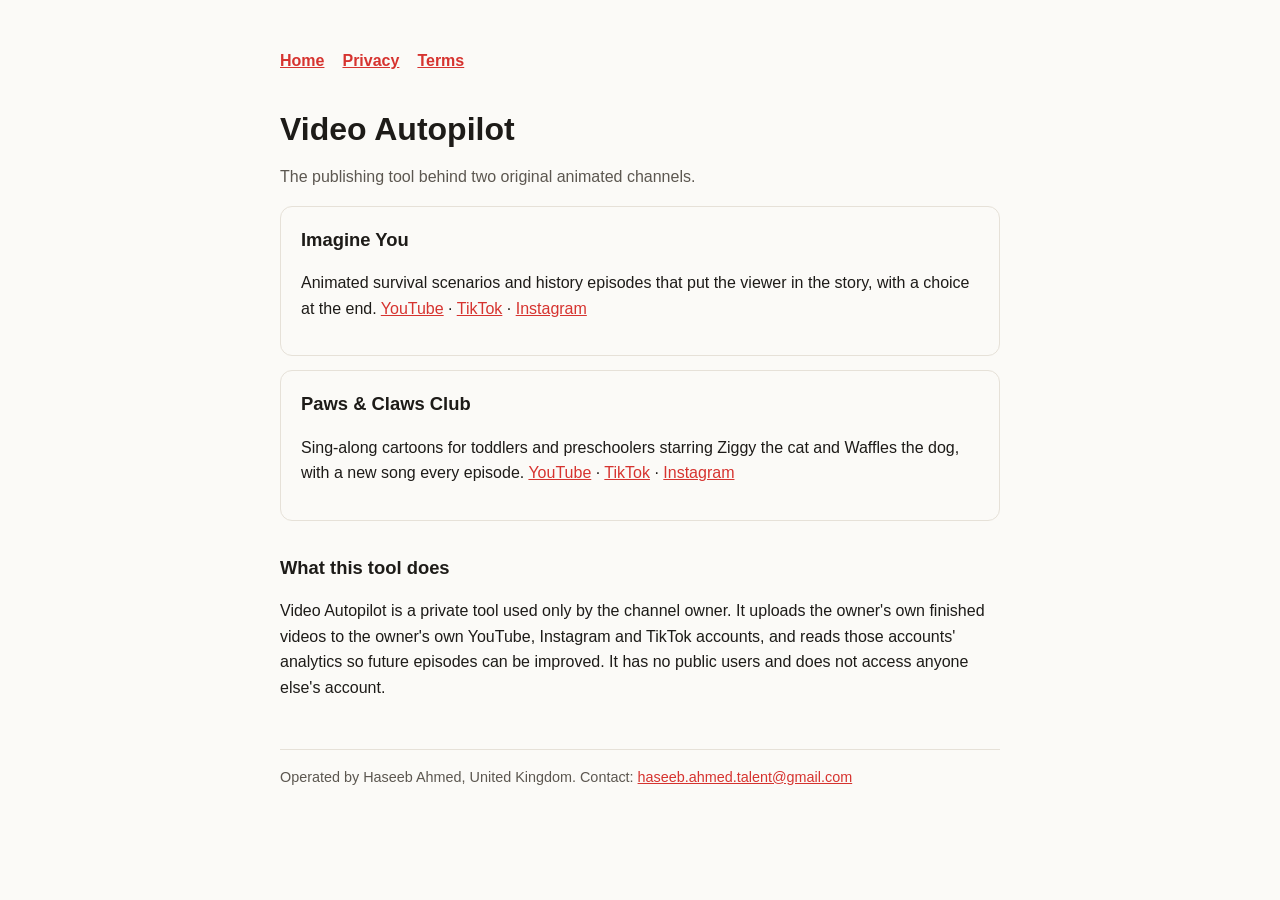
<file: index.html>
<!doctype html><html lang="en"><head><meta charset="utf-8"><meta name="viewport" content="width=device-width,initial-scale=1"><title>Video Autopilot</title><link rel="stylesheet" href="style.css"></head><body><main><nav><a href="./">Home</a><a href="privacy.html">Privacy</a><a href="terms.html">Terms</a></nav>
<h1>Video Autopilot</h1>
<p class="mut">The publishing tool behind two original animated channels.</p>
<div class="card"><h2 style="margin-top:0">Imagine You</h2><p>Animated survival scenarios and history episodes that put the viewer in the story, with a choice at the end. <a href="https://www.youtube.com/@ImagineYouSeries">YouTube</a> · <a href="https://www.tiktok.com/@imagineyouseries">TikTok</a> · <a href="https://www.instagram.com/imagineyouseries">Instagram</a></p></div>
<div class="card"><h2 style="margin-top:0">Paws &amp; Claws Club</h2><p>Sing-along cartoons for toddlers and preschoolers starring Ziggy the cat and Waffles the dog, with a new song every episode. <a href="https://www.youtube.com/@PawsClawsClubKids">YouTube</a> · <a href="https://www.tiktok.com/@pawsclawsclubkids">TikTok</a> · <a href="https://www.instagram.com/pawsclawsclubkids">Instagram</a></p></div>
<h2>What this tool does</h2>
<p>Video Autopilot is a private tool used only by the channel owner. It uploads the owner's own finished videos to the owner's own YouTube, Instagram and TikTok accounts, and reads those accounts' analytics so future episodes can be improved. It has no public users and does not access anyone else's account.</p>
<footer>Operated by Haseeb Ahmed, United Kingdom. Contact: <a href="mailto:haseeb.ahmed.talent@gmail.com">haseeb.ahmed.talent@gmail.com</a></footer></main></body></html>
</file>
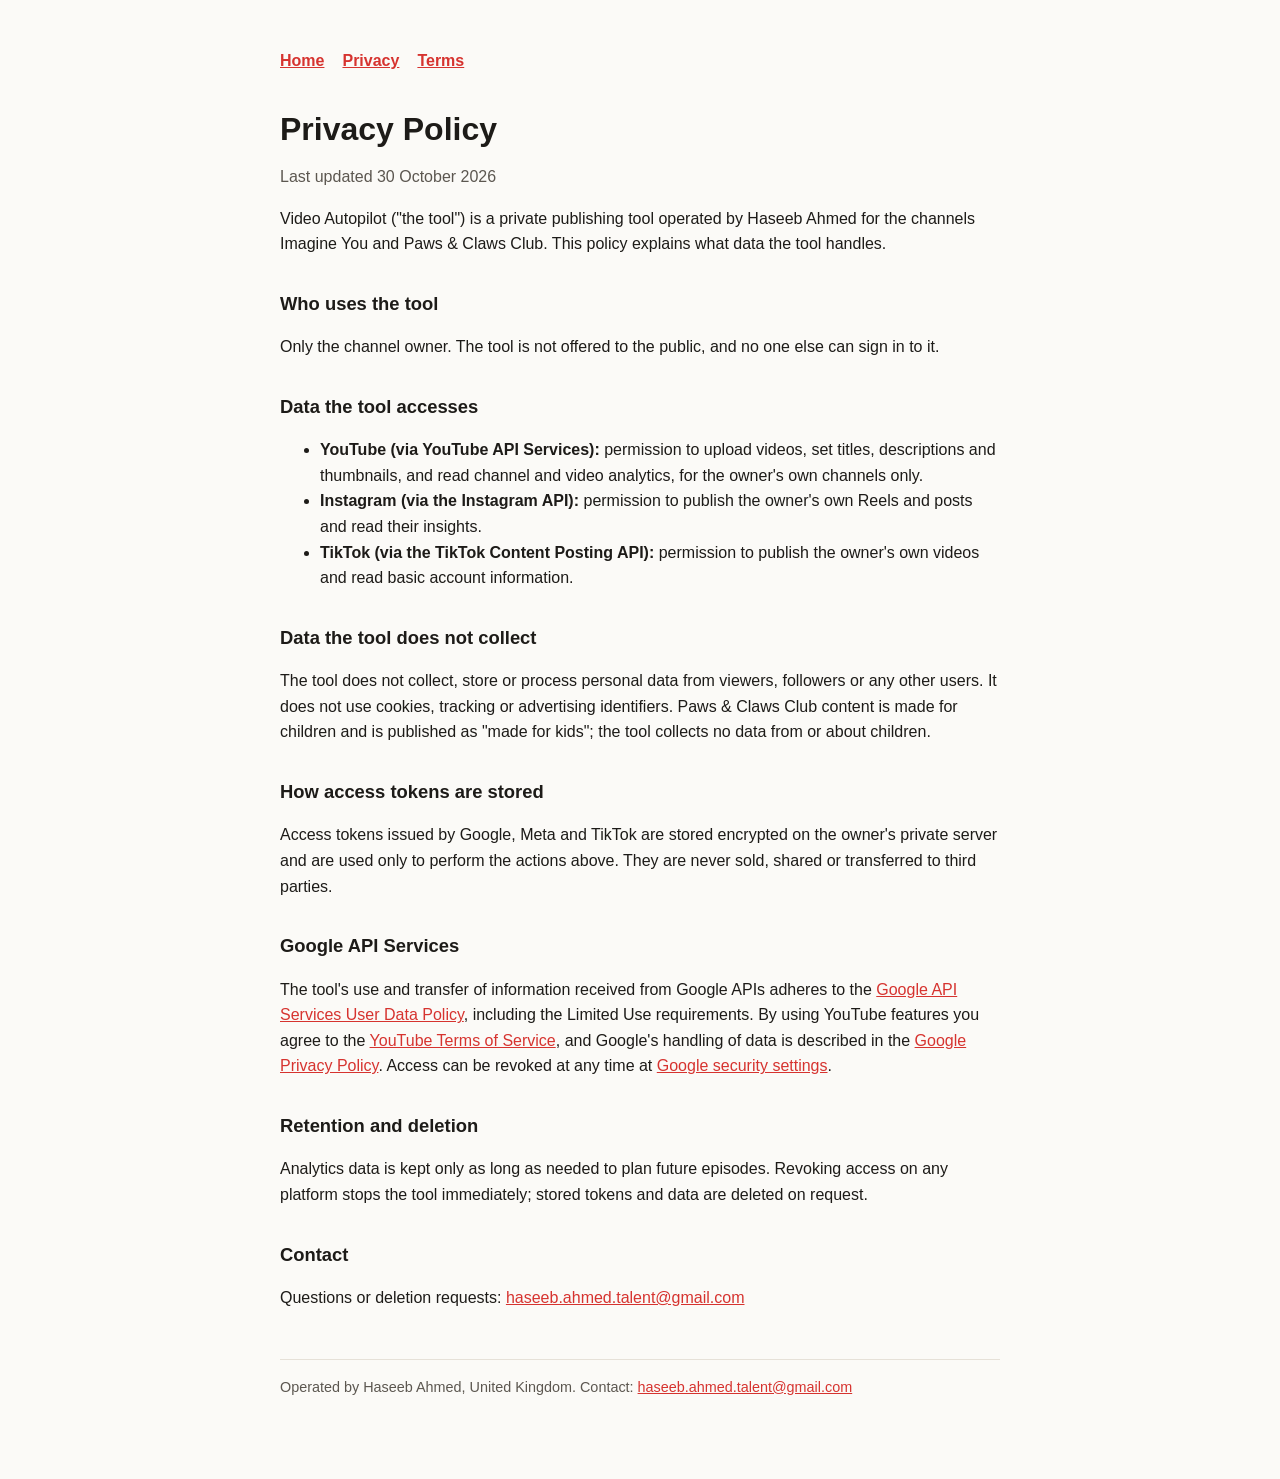
<file: privacy.html>
<!doctype html><html lang="en"><head><meta charset="utf-8"><meta name="viewport" content="width=device-width,initial-scale=1"><title>Privacy Policy · Video Autopilot</title><link rel="stylesheet" href="style.css"></head><body><main><nav><a href="./">Home</a><a href="privacy.html">Privacy</a><a href="terms.html">Terms</a></nav>
<h1>Privacy Policy</h1><p class="mut">Last updated 30 October 2026</p>
<p>Video Autopilot ("the tool") is a private publishing tool operated by Haseeb Ahmed for the channels Imagine You and Paws &amp; Claws Club. This policy explains what data the tool handles.</p>
<h2>Who uses the tool</h2><p>Only the channel owner. The tool is not offered to the public, and no one else can sign in to it.</p>
<h2>Data the tool accesses</h2><ul>
<li><b>YouTube (via YouTube API Services):</b> permission to upload videos, set titles, descriptions and thumbnails, and read channel and video analytics, for the owner's own channels only.</li>
<li><b>Instagram (via the Instagram API):</b> permission to publish the owner's own Reels and posts and read their insights.</li>
<li><b>TikTok (via the TikTok Content Posting API):</b> permission to publish the owner's own videos and read basic account information.</li></ul>
<h2>Data the tool does not collect</h2><p>The tool does not collect, store or process personal data from viewers, followers or any other users. It does not use cookies, tracking or advertising identifiers. Paws &amp; Claws Club content is made for children and is published as "made for kids"; the tool collects no data from or about children.</p>
<h2>How access tokens are stored</h2><p>Access tokens issued by Google, Meta and TikTok are stored encrypted on the owner's private server and are used only to perform the actions above. They are never sold, shared or transferred to third parties.</p>
<h2>Google API Services</h2><p>The tool's use and transfer of information received from Google APIs adheres to the <a href="https://developers.google.com/terms/api-services-user-data-policy">Google API Services User Data Policy</a>, including the Limited Use requirements. By using YouTube features you agree to the <a href="https://www.youtube.com/t/terms">YouTube Terms of Service</a>, and Google's handling of data is described in the <a href="https://policies.google.com/privacy">Google Privacy Policy</a>. Access can be revoked at any time at <a href="https://myaccount.google.com/permissions">Google security settings</a>.</p>
<h2>Retention and deletion</h2><p>Analytics data is kept only as long as needed to plan future episodes. Revoking access on any platform stops the tool immediately; stored tokens and data are deleted on request.</p>
<h2>Contact</h2><p>Questions or deletion requests: <a href="mailto:haseeb.ahmed.talent@gmail.com">haseeb.ahmed.talent@gmail.com</a></p>
<footer>Operated by Haseeb Ahmed, United Kingdom. Contact: <a href="mailto:haseeb.ahmed.talent@gmail.com">haseeb.ahmed.talent@gmail.com</a></footer></main></body></html>
</file>
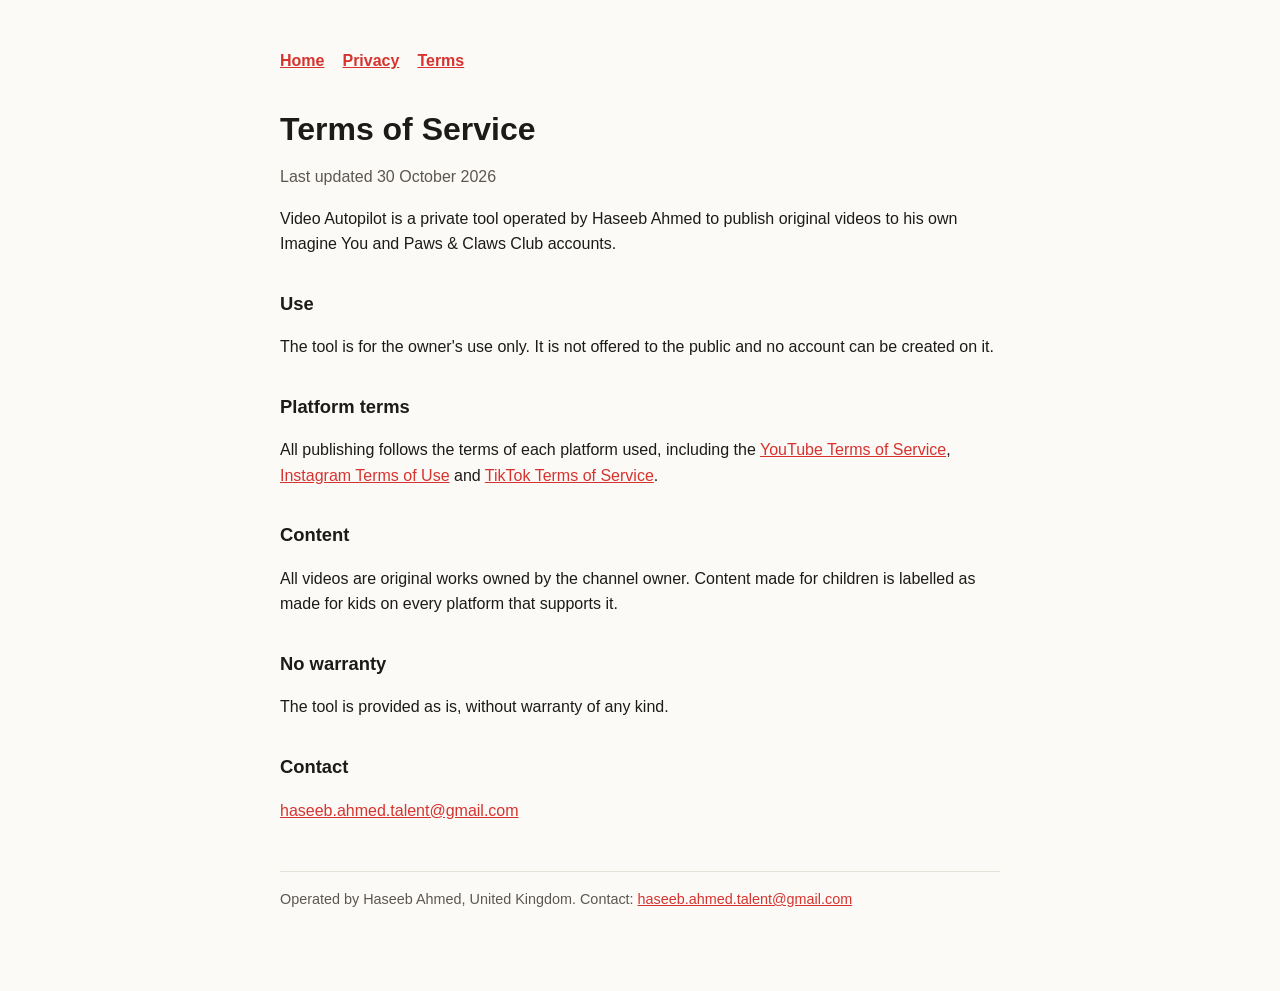
<file: terms.html>
<!doctype html><html lang="en"><head><meta charset="utf-8"><meta name="viewport" content="width=device-width,initial-scale=1"><title>Terms of Service · Video Autopilot</title><link rel="stylesheet" href="style.css"></head><body><main><nav><a href="./">Home</a><a href="privacy.html">Privacy</a><a href="terms.html">Terms</a></nav>
<h1>Terms of Service</h1><p class="mut">Last updated 30 October 2026</p>
<p>Video Autopilot is a private tool operated by Haseeb Ahmed to publish original videos to his own Imagine You and Paws &amp; Claws Club accounts.</p>
<h2>Use</h2><p>The tool is for the owner's use only. It is not offered to the public and no account can be created on it.</p>
<h2>Platform terms</h2><p>All publishing follows the terms of each platform used, including the <a href="https://www.youtube.com/t/terms">YouTube Terms of Service</a>, <a href="https://help.instagram.com/581066165581870">Instagram Terms of Use</a> and <a href="https://www.tiktok.com/legal/terms-of-service">TikTok Terms of Service</a>.</p>
<h2>Content</h2><p>All videos are original works owned by the channel owner. Content made for children is labelled as made for kids on every platform that supports it.</p>
<h2>No warranty</h2><p>The tool is provided as is, without warranty of any kind.</p>
<h2>Contact</h2><p><a href="mailto:haseeb.ahmed.talent@gmail.com">haseeb.ahmed.talent@gmail.com</a></p>
<footer>Operated by Haseeb Ahmed, United Kingdom. Contact: <a href="mailto:haseeb.ahmed.talent@gmail.com">haseeb.ahmed.talent@gmail.com</a></footer></main></body></html>
</file>
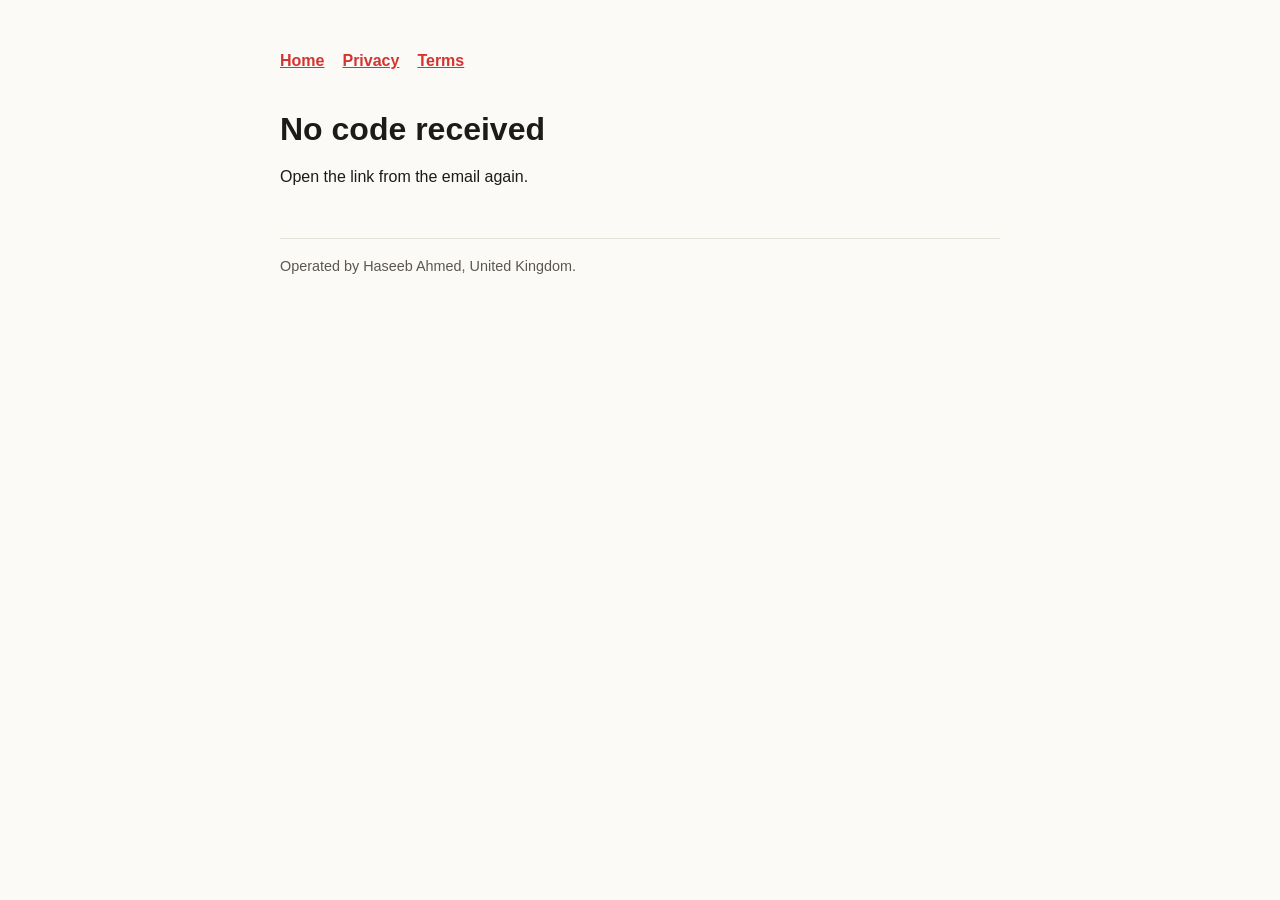
<file: tiktok.html>
<!doctype html><html lang="en"><head><meta charset="utf-8"><meta name="viewport" content="width=device-width,initial-scale=1"><title>TikTok connected · Video Autopilot</title><link rel="stylesheet" href="style.css"></head><body><main><nav><a href="./">Home</a><a href="privacy.html">Privacy</a><a href="terms.html">Terms</a></nav>
<h1 id="h">Almost done</h1>
<p id="msg">Copy the code below and reply to the "Connect TikTok" email with just the code.</p>
<p><input id="code" readonly style="width:100%;font-size:18px;padding:10px"></p>
<p><button id="copy" style="font-size:16px;padding:10px 18px">Copy code</button></p>
<script>
const q=new URLSearchParams(location.search), c=q.get('code'), e=q.get('error');
const box=document.getElementById('code');
if(c){box.value=c;}else{document.getElementById('h').textContent='No code received';document.getElementById('msg').textContent=e?('TikTok said: '+e+' '+(q.get('error_description')||'')):'Open the link from the email again.';box.style.display='none';document.getElementById('copy').style.display='none';}
document.getElementById('copy').onclick=()=>{box.select();navigator.clipboard.writeText(box.value).then(()=>{document.getElementById('copy').textContent='Copied'});};
</script>
<footer>Operated by Haseeb Ahmed, United Kingdom.</footer></main></body></html>
</file>
<file: style.css>
:root{--bg:#fbfaf7;--fg:#1d1b18;--mut:#5c5750;--acc:#d6332f;--line:#e6e1d8}
@media (prefers-color-scheme:dark){:root{--bg:#141311;--fg:#f1ede6;--mut:#a8a196;--acc:#ff6a5f;--line:#2c2924}}
*{box-sizing:border-box}body{margin:0;background:var(--bg);color:var(--fg);font:16px/1.6 -apple-system,Segoe UI,Roboto,Helvetica,Arial,sans-serif}
main{max-width:760px;margin:0 auto;padding:48px 20px 80px}h1{font-size:2rem;line-height:1.2;margin:0 0 8px}h2{font-size:1.15rem;margin:32px 0 8px}
p,li{color:var(--fg)}.mut{color:var(--mut)}a{color:var(--acc)}nav{display:flex;gap:18px;margin-bottom:36px;font-weight:600}
.card{border:1px solid var(--line);border-radius:12px;padding:18px 20px;margin:14px 0}footer{margin-top:48px;color:var(--mut);font-size:.9rem;border-top:1px solid var(--line);padding-top:16px}
</file>
